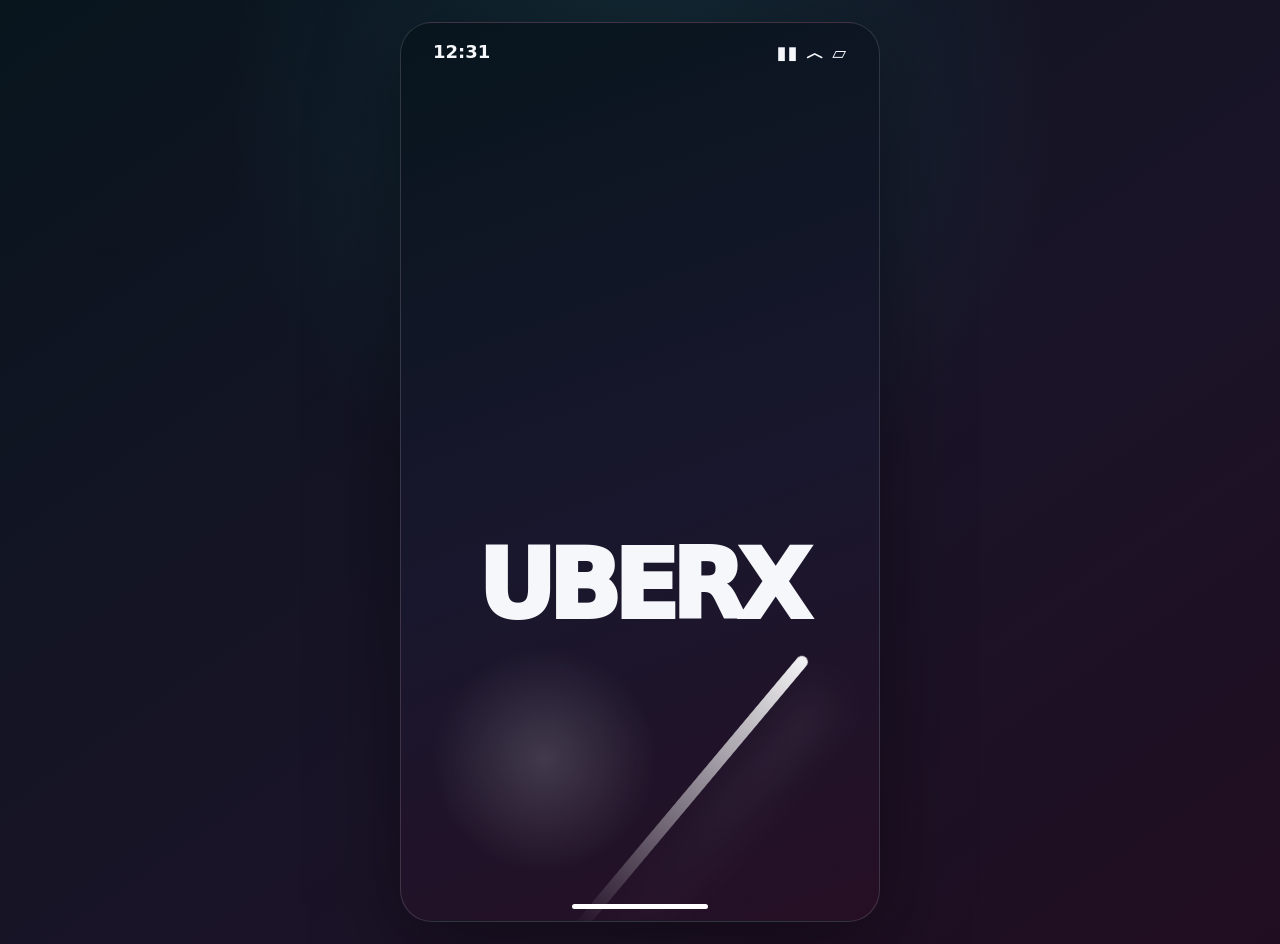
<file: index.html>
<!DOCTYPE html>
<html lang="es">
  <head>
    <meta charset="UTF-8" />
    <meta name="viewport" content="width=device-width, initial-scale=1.0" />
    <title>UberX x SpaceX - Space Rides</title>
    <link rel="stylesheet" href="./css/app.css" />
  </head>
  <body>
    <!-- Pantalla inicial del proyecto. Es un enlace grande para simular el salto de la pantalla de carga al Home -->
    <main class="phone shell splash-screen" aria-label="Pantalla de carga UberX SpaceX">
      <div class="status-bar" aria-hidden="true">
        <span>12:31</span>
        <span class="status-icons">▮▮ ︿ ▱</span>
      </div>

      <a class="splash-link" href="./screens/home.html" aria-label="Entrar a la aplicacion">
        <span class="brand-logo">UBERX</span>
        <span class="orbit-streak"></span>
      </a>

      <div class="home-indicator" aria-hidden="true"></div>
    </main>
  </body>
</html>
</file>
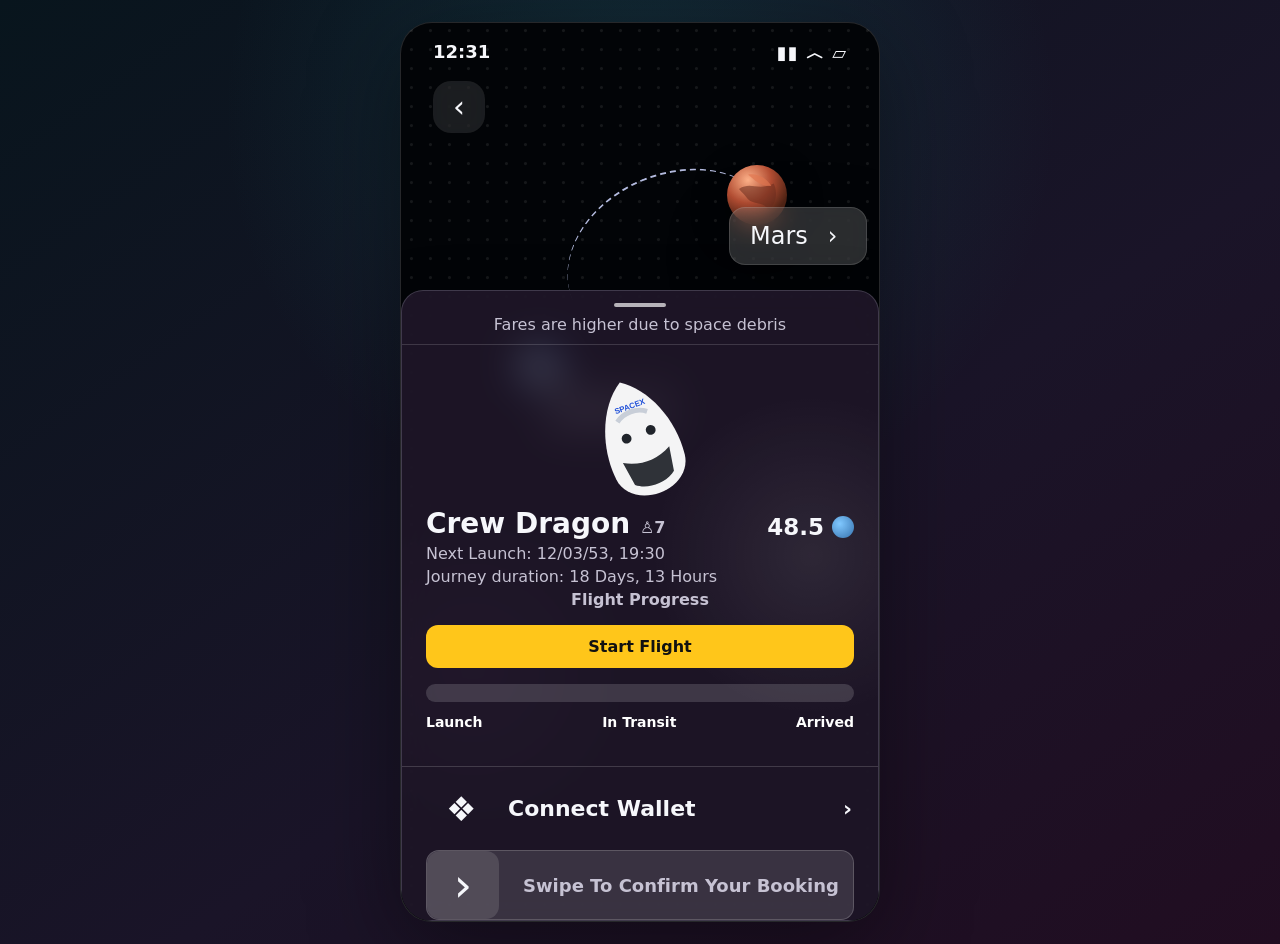
<file: screens/confirm.html>
<!DOCTYPE html>
<html lang="es">
<head>
  <meta charset="UTF-8" />
  <meta name="viewport" content="width=device-width, initial-scale=1.0" />
  <title>Confirm - UberX x SpaceX</title>
  <link rel="stylesheet" href="../css/app.css" />
</head>

<body>

  <!-- Vista de confirmación -->
  <main class="phone shell travel-screen confirm-screen">

    <div class="status-bar over-space" aria-hidden="true">
      <span>12:31</span>
      <span class="status-icons">▮▮ ︿ ▱</span>
    </div>

    <a class="back-button" href="./destination.html" aria-label="Back">‹</a>

    <section class="route-map" aria-label="Ruta Tierra a Marte">

      <span class="dotted-orbit" aria-hidden="true"></span>

      <article class="planet-chip earth-chip">
        <img src="../assets/img/earth.svg" alt="" />
        <a href="./destination.html">
          Earth
          <span aria-hidden="true">›</span>
        </a>
      </article>

      <article class="planet-chip mars-chip">
        <img src="../assets/img/mars.svg" alt="" />
        <a href="./confirm.html">
          Mars
          <span aria-hidden="true">›</span>
        </a>
      </article>

    </section>

    <section class="booking-sheet glass expanded" aria-label="Confirmación del viaje">

      <span class="sheet-handle" aria-hidden="true"></span>

      <p class="fare-note">
        Fares are higher due to space debris
      </p>

      <article class="ship-hero">

        <img src="../assets/img/crew-dragon.svg" alt="Crew Dragon" />

        <div class="ship-hero-row">
          <h1>
            Crew Dragon
            <small>♙7</small>
          </h1>

          <b>
            48.5
            <i aria-hidden="true"></i>
          </b>
        </div>

        <p>Next Launch: 12/03/53, 19:30</p>
        <p>Journey duration: 18 Days, 13 Hours</p>

        <!-- Barra de progreso -->

        <p class="progress-title">
          Flight Progress
        </p>

        <input
          type="checkbox"
          id="flight-progress"
          class="progress-toggle"
        >

        <label for="flight-progress" class="progress-button">
          Start Flight
        </label>

        <div class="progress-container" aria-label="Flight progress">

          <div class="progress-bar">
            <div class="progress-fill"></div>
          </div>

          <div class="progress-status">
            <span>Launch</span>
            <span>In Transit</span>
            <span>Arrived</span>
          </div>

        </div>

      </article>

      <a class="wallet-row" href="./payment-methods.html">
        <span aria-hidden="true">❖</span>
        Connect Wallet
        <strong aria-hidden="true">›</strong>
      </a>

      <label class="swipe-confirm">
        <span aria-hidden="true">›</span>

        <input
          type="range"
          min="0"
          max="100"
          value="100"
          aria-label="Swipe to confirm your booking"
        />

        <a href="./receipt.html">
          Swipe To Confirm Your Booking
        </a>
      </label>

    </section>

  </main>

</body>
</html>
</file>
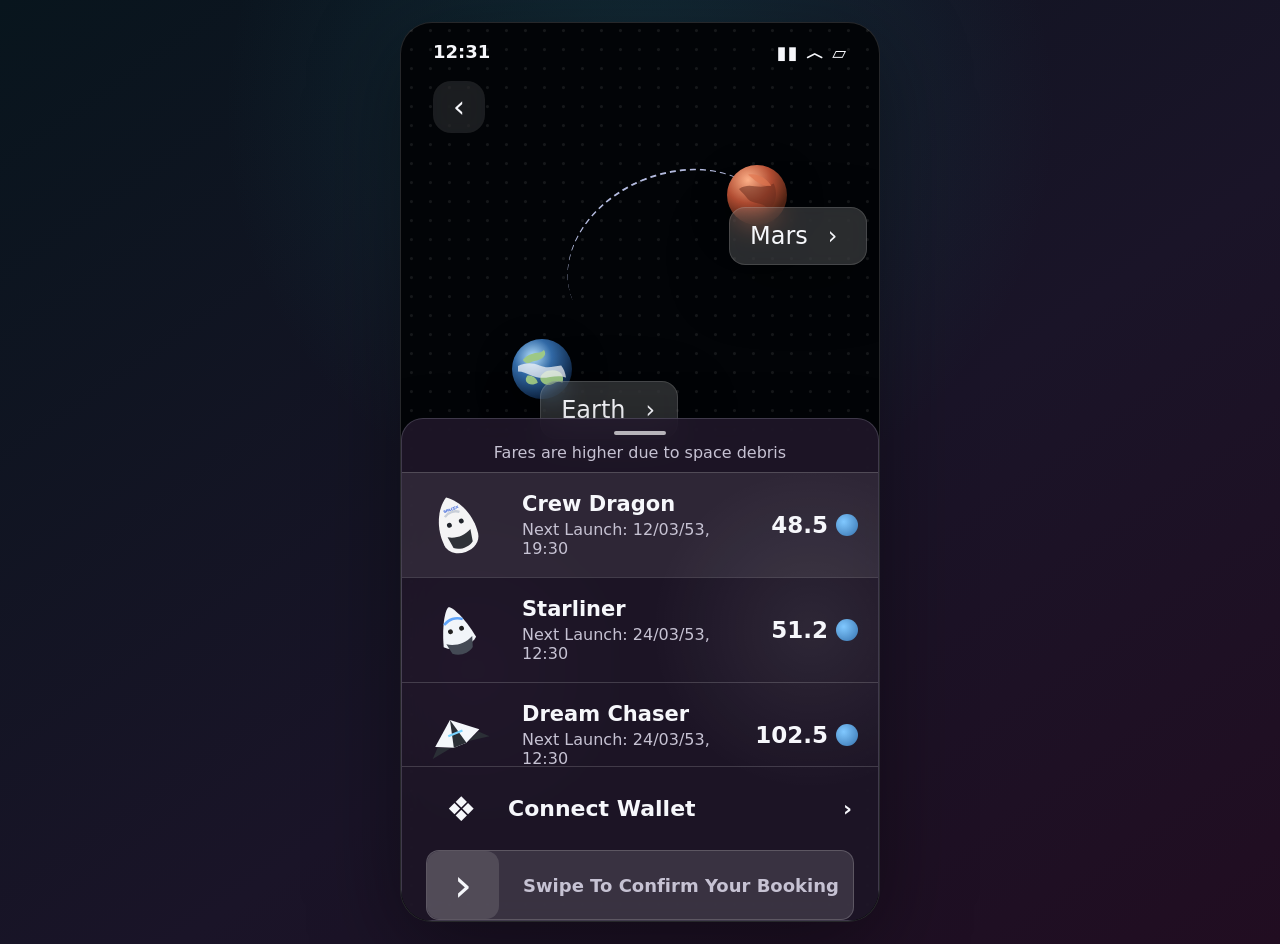
<file: screens/destination.html>
<!DOCTYPE html>
<html lang="es">
  <head>
    <meta charset="UTF-8" />
    <meta name="viewport" content="width=device-width, initial-scale=1.0" />
    <title>Travel - UberX x SpaceX</title>
    <link rel="stylesheet" href="../css/app.css" />
  </head>
  <body>
    <!--
      Pantalla de seleccion del viaje.
      El checkbox #sheet-toggle simula el sheet expandido sin usar JavaScript.-ñ  
    -->
    <main class="phone shell travel-screen">
      <div class="status-bar over-space" aria-hidden="true">
        <span>12:31</span>
        <span class="status-icons">▮▮ ︿ ▱</span>
      </div>

      <a class="back-button" href="./home.html" aria-label="Back">‹</a>

      <section class="route-map" aria-label="Ruta Tierra a Marte">
        <span class="dotted-orbit" aria-hidden="true"></span>
        <article class="planet-chip earth-chip">
          <img src="../assets/img/earth.svg" alt="" />
          <a href="./home.html">Earth <span aria-hidden="true">›</span></a>
        </article>
        <article class="planet-chip mars-chip">
          <img src="../assets/img/mars.svg" alt="" />
          <a href="./confirm.html">Mars <span aria-hidden="true">›</span></a>
        </article>
      </section>

      <input class="sheet-control" type="checkbox" id="sheet-toggle" />

      <section class="booking-sheet glass" aria-label="Opciones de naves">
        <label class="sheet-handle" for="sheet-toggle" aria-label="Expandir lista de naves"></label>
        <p class="fare-note">Fares are higher due to space debris</p>

        <ul class="ship-list">
          <li class="ship-card active">
            <img src="../assets/img/crew-dragon.svg" alt="" />
            <span><strong>Crew Dragon</strong><small>Next Launch: 12/03/53, 19:30</small></span>
            <b>48.5 <i aria-hidden="true"></i></b>
          </li>
          <li class="ship-card">
            <img src="../assets/img/starliner.svg" alt="" />
            <span><strong>Starliner</strong><small>Next Launch: 24/03/53, 12:30</small></span>
            <b>51.2 <i aria-hidden="true"></i></b>
          </li>
          <li class="ship-card">
            <img src="../assets/img/dream-chaser.svg" alt="" />
            <span><strong>Dream Chaser</strong><small>Next Launch: 24/03/53, 12:30</small></span>
            <b>102.5 <i aria-hidden="true"></i></b>
          </li>
        </ul>

        <a class="wallet-row" href="./payment-methods.html">
          <span aria-hidden="true">❖</span>
          Connect Wallet
          <strong aria-hidden="true">›</strong>
        </a>

        <label class="swipe-confirm">
          <span aria-hidden="true">›</span>
          <input type="range" min="0" max="100" value="0" aria-label="Swipe to confirm your booking" />
          <a href="./confirm.html">Swipe To Confirm Your Booking</a>
        </label>
      </section>
    </main>
  </body>
</html>
</file>
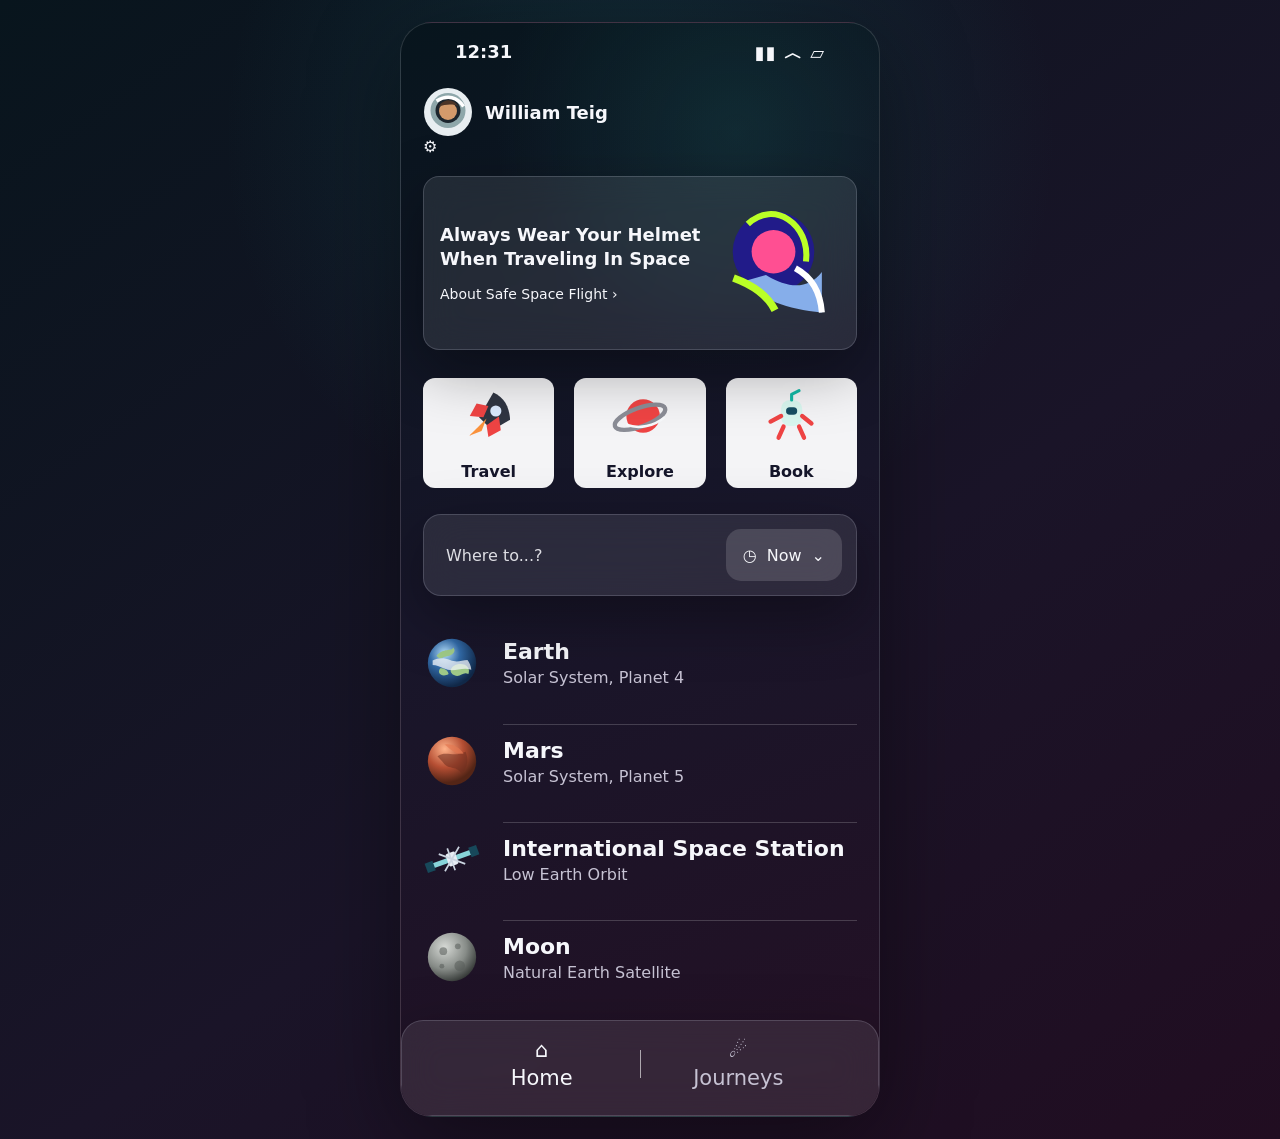
<file: screens/home.html>
<!DOCTYPE html>
<html lang="es">
  <head>
    <meta charset="UTF-8" />
    <meta name="viewport" content="width=device-width, initial-scale=1.0" />
    <title>Home - UberX x SpaceX</title>
    <link rel="stylesheet" href="../css/app.css" />
  </head>
  <body>
    <!--
      Home de la aplicacion.
      Los botones funcionan como enlaces de maqueta hacia otras pantallas.
    -->
    <main class="phone shell home-screen">
      <div class="status-bar" aria-hidden="true">
        <span>12:31</span>
        <span class="status-icons">▮▮ ︿ ▱</span>
      </div>

      <div class="home-topbar">
        <a class="user-header" href="./destination.html" aria-label="Ir a seleccionar destino">
          <img class="avatar" src="../assets/img/astronaut.svg" alt="" />
          <h1>William Teig</h1>
        </a>
        <!--
          --------------CAMBIO DEL EXAMEN-----------------------------
        -->
        <a class="settings-shortcut" href="./settings.html" aria-label="Abrir preferencias">⚙</a>
        <!--
          ------------------------------------------------------------
        -->
      </div>

      <section class="safety-card glass" aria-label="Consejo de seguridad">
        <div>
          <h2>Always Wear Your Helmet When Traveling In Space</h2>
          <a href="./destination.html">About Safe Space Flight <span aria-hidden="true">›</span></a>
        </div>
        <img src="../assets/img/space-guide.svg" alt="" />
      </section>

      <nav class="quick-actions" aria-label="Acciones rapidas">
        <a href="./destination.html">
          <img src="../assets/icons/rocket.svg" alt="" />
          <span>Travel</span>
        </a>
        <a href="./destination.html">
          <img src="../assets/icons/planet-ring.svg" alt="" />
          <span>Explore</span>
        </a>
        <a href="./destination.html">
          <img src="../assets/icons/robot.svg" alt="" />
          <span>Book</span>
        </a>
      </nav>

      <form class="search-card glass" role="search">
        <label class="visually-hidden" for="destination-search">Buscar destino</label>
        <input id="destination-search" type="search" placeholder="Where to...?" />
        <button type="button" aria-label="Hora del viaje">
          <span aria-hidden="true">◷</span>
          Now
          <span aria-hidden="true">⌄</span>
        </button>
      </form>

      <section class="destination-list" aria-label="Destinos populares">
        <a class="destination-row" href="./destination.html">
          <img src="../assets/img/earth.svg" alt="" />
          <span><strong>Earth</strong><small>Solar System, Planet 4</small></span>
        </a>
        <a class="destination-row" href="./destination.html">
          <img src="../assets/img/mars.svg" alt="" />
          <span><strong>Mars</strong><small>Solar System, Planet 5</small></span>
        </a>
        <a class="destination-row" href="./destination.html">
          <img src="../assets/img/space-station.svg" alt="" />
          <span><strong>International Space Station</strong><small>Low Earth Orbit</small></span>
        </a>
        <a class="destination-row" href="./destination.html">
          <img src="../assets/img/moon.svg" alt="" />
          <span><strong>Moon</strong><small>Natural Earth Satellite</small></span>
        </a>
      </section>

      <nav class="bottom-nav glass" aria-label="Navegacion inferior">
        <a aria-current="page" href="./home.html"><span aria-hidden="true">⌂</span>Home</a>
        <span class="nav-divider" aria-hidden="true"></span>
        <a href="./destination.html"><span aria-hidden="true">☄</span>Journeys</a>
      </nav>
    </main>
  </body>
</html>
</file>
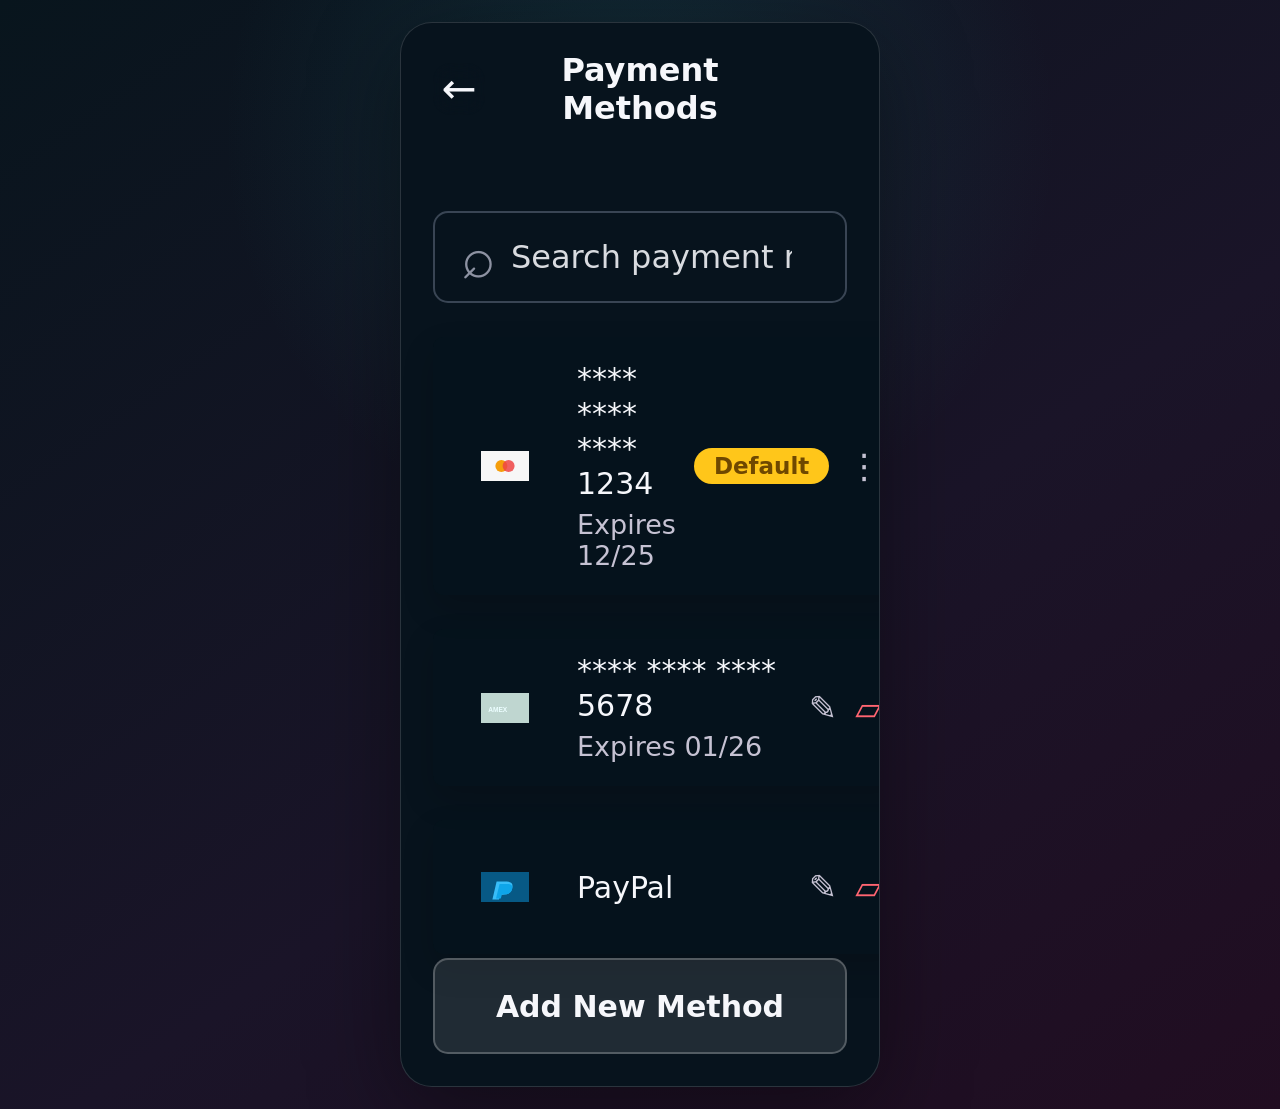
<file: screens/payment-methods.html>
<!DOCTYPE html>
<html lang="es">
  <head>
    <meta charset="UTF-8" />
    <meta name="viewport" content="width=device-width, initial-scale=1.0" />
    <title>Payment Methods - UberX x SpaceX</title>
    <link rel="stylesheet" href="../css/app.css" />
  </head>
  <body>
    <!--
      Pantalla de metodos de pago.
      Los iconos son decorativos y cada fila se marca como button para simular acciones.
    -->
    <main class="phone shell payments-screen">
      <header class="page-header">
        <a href="./destination.html" aria-label="Back">←</a>
        <h1>Payment Methods</h1>
      </header>

      <form class="payment-search" role="search">
        <label class="visually-hidden" for="payment-search-input">Buscar metodo de pago</label>
        <span aria-hidden="true">⌕</span>
        <input id="payment-search-input" type="search" placeholder="Search payment methods" />
      </form>

      <section class="payment-list" aria-label="Metodos guardados">
        <button class="payment-card" type="button">
          <img src="../assets/icons/mastercard.svg" alt="" />
          <span><strong>**** **** **** 1234</strong><small>Expires 12/25</small></span>
          <b>Default</b>
          <i aria-hidden="true">⋮</i>
        </button>

        <button class="payment-card" type="button">
          <img src="../assets/icons/amex.svg" alt="" />
          <span><strong>**** **** **** 5678</strong><small>Expires 01/26</small></span>
          <i class="edit" aria-hidden="true">✎</i>
          <i class="delete" aria-hidden="true">▱</i>
        </button>

        <button class="payment-card" type="button">
          <img src="../assets/icons/paypal.svg" alt="" />
          <span><strong>PayPal</strong></span>
          <i class="edit" aria-hidden="true">✎</i>
          <i class="delete" aria-hidden="true">▱</i>
        </button>
      </section>

      <a class="add-method" href="./receipt.html">Add New Method</a>
    </main>
  </body>
</html>
</file>
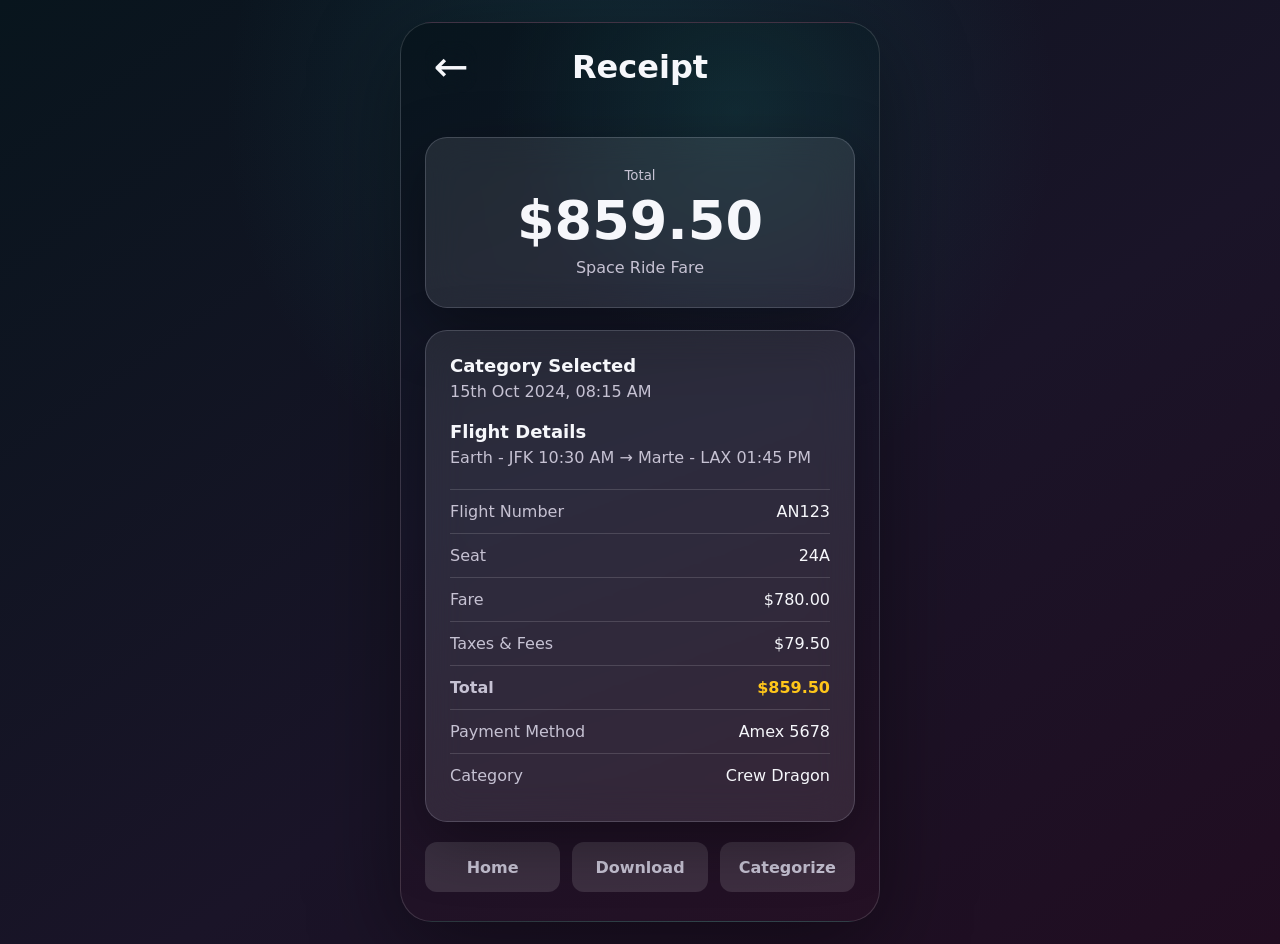
<file: screens/receipt.html>
<!DOCTYPE html>
<html lang="es">
  <head>
    <meta charset="UTF-8" />
    <meta name="viewport" content="width=device-width, initial-scale=1.0" />
    <title>Receipt - UberX x SpaceX</title>
    <link rel="stylesheet" href="../css/app.css" />
  </head>
  <body>
    <!--
      Recibo final del viaje.
      Mantiene los mismos tokens visuales para que el flujo se sienta consistente.
    -->
    <main class="phone shell receipt-screen">
      <header class="page-header compact">
        <a href="./confirm.html" aria-label="Back">←</a>
        <h1>Receipt</h1>
      </header>

      <section class="receipt-total glass">
        <small>Total</small>
        <strong>$859.50</strong>
        <span>Space Ride Fare</span>
      </section>

      <section class="receipt-card glass">
        <h2>Category Selected</h2>
        <p>15th Oct 2024, 08:15 AM</p>

        <h2>Flight Details</h2>
        <p>Earth - JFK 10:30 AM → Marte - LAX 01:45 PM</p>

        <dl>
          <div><dt>Flight Number</dt><dd>AN123</dd></div>
          <div><dt>Seat</dt><dd>24A</dd></div>
          <div><dt>Fare</dt><dd>$780.00</dd></div>
          <div><dt>Taxes & Fees</dt><dd>$79.50</dd></div>
          <div class="total-line"><dt>Total</dt><dd>$859.50</dd></div>
          <div><dt>Payment Method</dt><dd>Amex 5678</dd></div>
          <div><dt>Category</dt><dd>Crew Dragon</dd></div>
        </dl>
      </section>

      <footer class="receipt-actions">
        <a href="./home.html">Home</a>
        <a href="./receipt.html">Download</a>
        <a href="./payment-methods.html">Categorize</a>
      </footer>
    </main>
  </body>
</html>
</file>
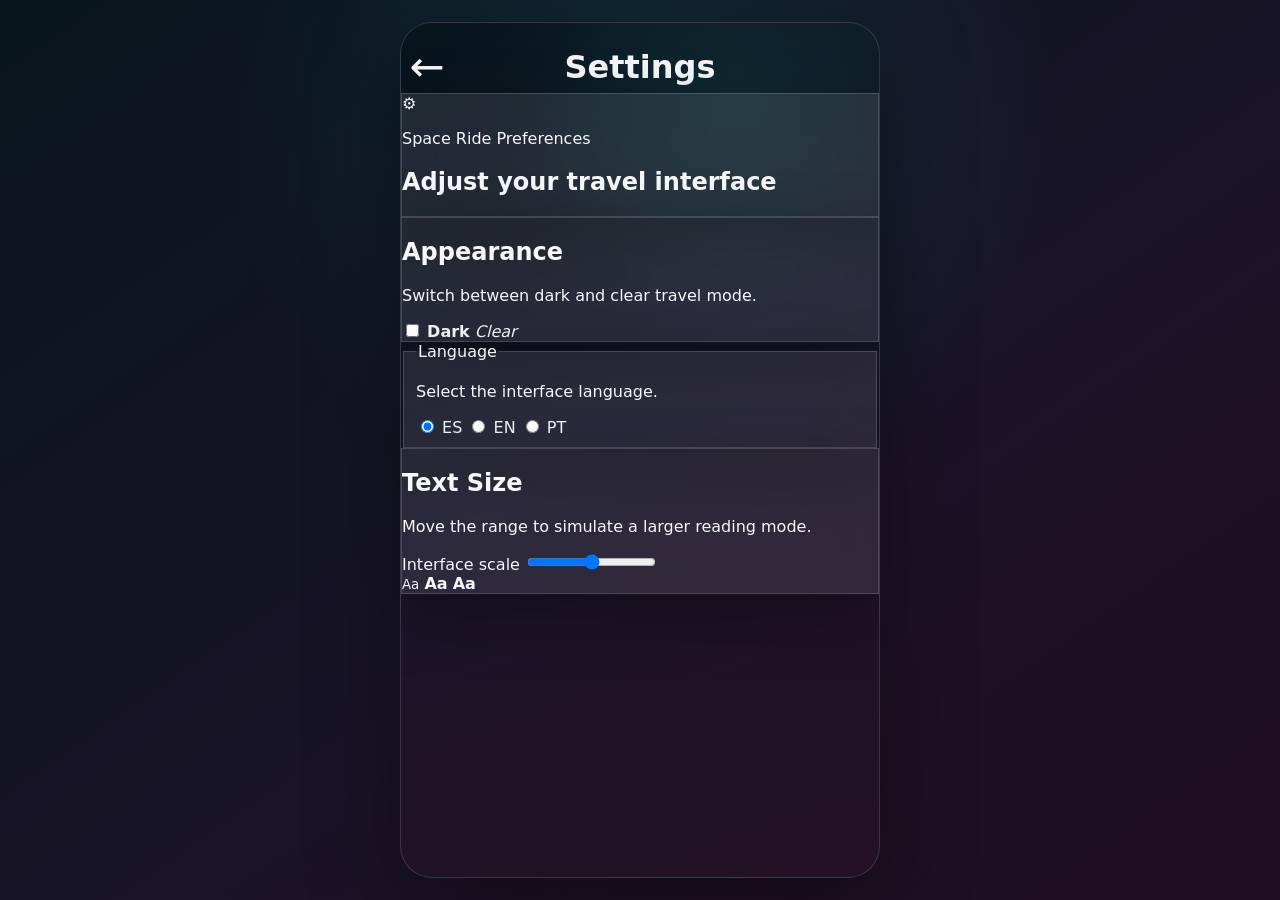
<file: screens/settings.html>
<!DOCTYPE html>
<html lang="es">
  <head>
    <meta charset="UTF-8" />
    <meta name="viewport" content="width=device-width, initial-scale=1.0" />
    <title>Settings - UberX x SpaceX</title>
    <link rel="stylesheet" href="../css/app.css" />
  </head>
  <body>
    <!--
      Pantalla de preferencias del usuario.
      Los controles son simulados con HTML y CSS.
    -->
    <main class="phone shell settings-screen">
      <header class="page-header compact">
        <a href="./home.html" aria-label="Back">←</a>
        <h1>Settings</h1>
      </header>

      <section class="settings-hero glass" aria-label="Preferencias del usuario">
        <span aria-hidden="true">⚙</span>
        <div>
          <p>Space Ride Preferences</p>
          <h2>Adjust your travel interface</h2>
        </div>
      </section>

      <form class="settings-form" aria-label="User settings">
        <section class="setting-card glass">
          <div class="setting-copy">
            <h2>Appearance</h2>
            <p>Switch between dark and clear travel mode.</p>
          </div>

          <label class="theme-switch" for="theme-mode">
            <input id="theme-mode" type="checkbox" />
            <span aria-hidden="true"></span>
            <strong>Dark</strong>
            <em>Clear</em>
          </label>
        </section>

        <fieldset class="setting-card glass language-card">
          <legend>Language</legend>
          <p>Select the interface language.</p>

          <div class="language-options">
            <label>
              <input type="radio" name="language" checked />
              <span>ES</span>
            </label>
            <label>
              <input type="radio" name="language" />
              <span>EN</span>
            </label>
            <label>
              <input type="radio" name="language" />
              <span>PT</span>
            </label>
          </div>
        </fieldset>

        <section class="setting-card glass text-size-card">
          <div class="setting-copy">
            <h2>Text Size</h2>
            <p>Move the range to simulate a larger reading mode.</p>
          </div>

          <label for="text-size">Interface scale</label>
          <input id="text-size" type="range" min="1" max="3" value="2" />

          <div class="text-preview" aria-hidden="true">
            <small>Aa</small>
            <strong>Aa</strong>
            <b>Aa</b>
          </div>
        </section>
      </form>
    </main>
  </body>
</html>
</file>
<file: css/app.css>
/* Variables generales del proyecto para repetir colores, radios y sombras con consistencia. */
:root {
  --bg: #07131d;
  --panel: rgba(34, 31, 47, 0.78);
  --panel-strong: rgba(48, 45, 61, 0.9);
  --glass: rgba(255, 255, 255, 0.09);
  --stroke: rgba(221, 226, 244, 0.18);
  --text: #f6f7fb;
  --text-2: #c6c2d3;
  --muted: #8d92a2;
  --accent: #ffc61a;
  --danger: #ff6571;
  --coin: #5aa4df;
  --radius-xl: 22px;
  --radius-lg: 16px;
  --blur: 18px;
  --shadow: 0 20px 60px rgba(0, 0, 0, 0.35);
  font-family: Inter, ui-sans-serif, system-ui, -apple-system, BlinkMacSystemFont, "Segoe UI", sans-serif;
}

/* Reset pequeno para que los navegadores arranquen desde una base parecida. */
* {
  box-sizing: border-box;
}

html {
  min-height: 100%;
  background: #10141c;
}
  
body {
  min-height: 100vh;
  margin: 0;
  color: var(--text);
  background:
    radial-gradient(circle at 50% 12%, rgba(26, 124, 128, 0.24), transparent 26rem),
    linear-gradient(145deg, #08151d 0%, #1a1428 58%, #210d21 100%);
}

a {
  color: inherit;
  text-decoration: none;
}

button,
input {
  font: inherit;
}

button {
  color: inherit;
}

img {
  display: block;
  max-width: 100%;
}

/* Contenedor que imita la proporcion de una app movil y se centra en pantallas grandes. */
.phone {
  position: relative;
  width: min(100vw, 480px);
  min-height: 100vh;
  margin: 0 auto;
  overflow: hidden;
}

@media (min-width: 720px) {
  body {
    padding: 22px;
  }

  .phone {
    min-height: calc(100vh - 44px);
    border: 1px solid rgba(255, 255, 255, 0.14);
    border-radius: 32px;
    box-shadow: 0 24px 90px rgba(0, 0, 0, 0.4);
  }
}

.shell {
  background:
    radial-gradient(circle at 70% 10%, rgba(32, 137, 128, 0.18), transparent 15rem),
    linear-gradient(160deg, #07151d 0%, #18162a 48%, #241024 100%);
}

.glass {
  border: 1px solid var(--stroke);
  background: var(--glass);
  backdrop-filter: blur(var(--blur));
  box-shadow: var(--shadow);
}

.visually-hidden {
  position: absolute;
  width: 1px;
  height: 1px;
  overflow: hidden;
  clip: rect(0 0 0 0);
  white-space: nowrap;
}

.status-bar {
  position: relative;
  z-index: 4;
  display: flex;
  justify-content: space-between;
  padding: 18px 32px 0;
  font-size: 18px;
  font-weight: 800;
}

.status-icons {
  letter-spacing: 1px;
}

.home-indicator {
  position: absolute;
  right: 50%;
  bottom: 12px;
  z-index: 5;
  width: 136px;
  height: 5px;
  border-radius: 999px;
  background: #fff;
  transform: translateX(50%);
}

/* Splash */
.splash-screen {
  display: grid;
  min-height: 100vh;
  background:
    radial-gradient(circle at 30% 82%, rgba(255, 255, 255, 0.16), transparent 7rem),
    linear-gradient(160deg, #07151d 0%, #19172d 55%, #260f25 100%);
}

.splash-link {
  position: relative;
  display: grid;
  place-items: center;
  min-height: 74vh;
  isolation: isolate;
}

.brand-logo {
  z-index: 2;
  margin-top: 10vh;
  font-size: clamp(4rem, 17vw, 6rem);
  font-weight: 950;
  letter-spacing: -0.08em;
}

.orbit-streak {
  position: absolute;
  right: 10px;
  bottom: 16%;
  width: 74%;
  height: 12px;
  border-radius: 999px;
  background: linear-gradient(90deg, transparent, rgba(255, 255, 255, 0.95));
  filter: drop-shadow(-20px 40px 20px rgba(255, 255, 255, 0.22));
  transform: rotate(-50deg);
}

/* Home */
.home-screen {
  padding: 0 22px 110px;
}

.user-header {
  display: flex;
  align-items: center;
  gap: 12px;
  padding-top: 22px;
}

.avatar {
  width: 50px;
  height: 50px;
  border-radius: 50%;
}

.user-header h1 {
  margin: 0;
  font-size: 18px;
}

.safety-card {
  display: grid;
  grid-template-columns: 1fr 136px;
  align-items: center;
  min-height: 174px;
  margin-top: 20px;
  padding: 16px;
  border-radius: var(--radius-lg);
}

.safety-card h2 {
  margin: 0 0 14px;
  font-size: 18px;
  line-height: 1.28;
}

.safety-card a {
  color: var(--text);
  font-size: 14px;
}

.quick-actions {
  display: grid;
  grid-template-columns: repeat(3, 1fr);
  gap: 20px;
  margin-top: 28px;
}

.quick-actions a {
  display: grid;
  place-items: center;
  min-height: 110px;
  border-radius: 12px;
  color: #15162a;
  background: #f4f4f6;
  font-weight: 900;
  transition: transform 180ms ease, box-shadow 180ms ease;
}

.quick-actions a:hover,
.quick-actions a:focus-visible {
  transform: translateY(-3px);
  box-shadow: 0 16px 30px rgba(0, 0, 0, 0.28);
  outline: none;
}

.quick-actions img {
  width: 62px;
  height: 62px;
}

.search-card {
  display: grid;
  grid-template-columns: 1fr auto;
  gap: 12px;
  align-items: center;
  margin-top: 26px;
  padding: 14px 14px 14px 20px;
  border-radius: 18px;
}

.search-card input,
.payment-search input {
  width: 100%;
  border: 0;
  color: var(--text);
  background: transparent;
  outline: 0;
}

.search-card input::placeholder,
.payment-search input::placeholder {
  color: var(--text);
  opacity: 0.88;
}

.search-card button {
  display: inline-flex;
  gap: 10px;
  align-items: center;
  min-height: 52px;
  padding: 0 17px;
  border: 0;
  border-radius: 15px;
  background: rgba(255, 255, 255, 0.14);
}

.destination-list {
  margin-top: 18px;
}

.destination-row {
  display: grid;
  grid-template-columns: 64px 1fr;
  gap: 16px;
  align-items: center;
  padding: 12px 0;
}

.destination-row + .destination-row span {
  border-top: 1px solid rgba(255, 255, 255, 0.18);
}

.destination-row img {
  width: 58px;
  height: 58px;
}

.destination-row span {
  display: grid;
  gap: 4px;
  min-height: 74px;
  align-content: center;
}

.destination-row strong {
  font-size: 22px;
}

.destination-row small {
  color: var(--text-2);
  font-size: 16px;
}

.bottom-nav {
  position: absolute;
  right: 0;
  bottom: 0;
  left: 0;
  display: grid;
  grid-template-columns: 1fr 1px 1fr;
  align-items: center;
  min-height: 96px;
  padding: 12px 42px 20px;
  border-radius: var(--radius-xl) var(--radius-xl) 0 0;
}

.bottom-nav a {
  display: grid;
  gap: 4px;
  justify-items: center;
  color: var(--text-2);
  font-size: 21px;
}

.bottom-nav [aria-current="page"] {
  color: var(--text);
}

.nav-divider {
  width: 1px;
  height: 28px;
  background: rgba(255, 255, 255, 0.6);
}

/* Travel y confirmacion */
.travel-screen {
  min-height: 100vh;
  background:
    radial-gradient(circle at 55% 40%, rgba(255, 255, 255, 0.08) 0 1px, transparent 2px),
    radial-gradient(circle at 15% 72%, rgba(137, 85, 156, 0.18), transparent 10rem),
    #020407;
  background-size: 19px 19px, auto, auto;
}

.over-space {
  position: absolute;
  right: 0;
  left: 0;
}

.back-button,
.page-header a {
  display: grid;
  place-items: center;
  width: 52px;
  height: 52px;
  border-radius: 18px;
  background: rgba(255, 255, 255, 0.1);
  backdrop-filter: blur(12px);
  font-size: 30px;
  line-height: 1;
}

.back-button {
  position: absolute;
  top: 58px;
  left: 32px;
  z-index: 4;
}

.route-map {
  position: relative;
  min-height: 510px;
  padding-top: 114px;
}

.dotted-orbit {
  position: absolute;
  top: 150px;
  left: 34%;
  width: 220px;
  height: 170px;
  border-top: 2px dashed rgba(199, 207, 245, 0.9);
  border-radius: 50%;
  transform: rotate(-23deg);
}

.planet-chip {
  position: absolute;
}

.planet-chip img {
  width: 72px;
  height: 72px;
  filter: drop-shadow(0 12px 18px rgba(0, 0, 0, 0.42));
}

.planet-chip a {
  position: absolute;
  display: inline-flex;
  gap: 20px;
  align-items: center;
  min-width: 138px;
  padding: 14px 20px;
  border: 1px solid rgba(255, 255, 255, 0.13);
  border-radius: 16px;
  background: rgba(255, 255, 255, 0.16);
  backdrop-filter: blur(12px);
  box-shadow: var(--shadow);
  font-size: 24px;
}

.earth-chip {
  top: 310px;
  left: 22%;
}

.earth-chip a {
  top: 48px;
  left: 34px;
}

.mars-chip {
  top: 136px;
  right: 18%;
}

.mars-chip a {
  top: 48px;
  left: 8px;
}

.sheet-control {
  position: absolute;
  opacity: 0;
  pointer-events: none;
}

.booking-sheet {
  position: absolute;
  right: 0;
  bottom: 0;
  left: 0;
  min-height: 376px;
  border-radius: var(--radius-xl) var(--radius-xl) 0 0;
  background:
    radial-gradient(circle at 86% 42%, rgba(255, 255, 255, 0.08), transparent 10rem),
    rgba(35, 25, 45, 0.82);
  transition: min-height 240ms ease;
}

.sheet-control:checked + .booking-sheet,
.booking-sheet.expanded {
  min-height: 540px;
}

.sheet-handle {
  display: block;
  width: 52px;
  height: 4px;
  margin: 12px auto 8px;
  border-radius: 99px;
  background: rgba(255, 255, 255, 0.68);
  cursor: pointer;
}

.fare-note {
  margin: 0 0 10px;
  color: var(--text-2);
  text-align: center;
}

.ship-list {
  max-height: 294px;
  margin: 0;
  padding: 0;
  overflow: hidden;
  list-style: none;
}

.sheet-control:checked + .booking-sheet .ship-list {
  max-height: 390px;
}

.ship-card {
  display: grid;
  grid-template-columns: 76px 1fr auto;
  gap: 24px;
  align-items: center;
  min-height: 98px;
  padding: 18px 20px;
  border-top: 1px solid rgba(255, 255, 255, 0.17);
}

.ship-card.active {
  background: rgba(255, 255, 255, 0.08);
}

.ship-card img {
  width: 68px;
  height: 68px;
}

.ship-card span,
.ship-hero-row {
  min-width: 0;
}

.ship-card strong {
  display: block;
  font-size: 21px;
}

.ship-card small {
  display: block;
  margin-top: 4px;
  color: var(--text-2);
  font-size: 16px;
}

.ship-card b,
.ship-hero b {
  display: inline-flex;
  gap: 8px;
  align-items: center;
  font-size: 23px;
}

.ship-card i,
.ship-hero i {
  width: 22px;
  height: 22px;
  border-radius: 50%;
  background: radial-gradient(circle at 35% 35%, #80c8ff, #3672ae);
}

.wallet-row {
  display: grid;
  grid-template-columns: 54px 1fr auto;
  gap: 8px;
  align-items: center;
  min-height: 84px;
  padding: 0 26px 0 44px;
  border-top: 1px solid rgba(255, 255, 255, 0.16);
  font-size: 22px;
  font-weight: 750;
}

.wallet-row > span {
  font-size: 34px;
}

.swipe-confirm {
  position: relative;
  display: grid;
  align-items: center;
  min-height: 70px;
  margin: 0 24px;
  border: 1px solid rgba(255, 255, 255, 0.18);
  border-radius: 13px;
  background: rgba(255, 255, 255, 0.13);
  overflow: hidden;
}

.swipe-confirm > span {
  position: absolute;
  z-index: 3;
  display: grid;
  place-items: center;
  width: 72px;
  height: 100%;
  border-radius: 13px;
  background: rgba(255, 255, 255, 0.12);
  font-size: 46px;
}

.swipe-confirm input {
  position: absolute;
  inset: 0;
  width: 100%;
  opacity: 0;
  cursor: pointer;
}

.swipe-confirm a {
  padding-left: 96px;
  color: var(--text-2);
  font-size: 18px;
  font-weight: 750;
}

.ship-hero {
  display: grid;
  padding: 24px 24px 16px;
  border-top: 1px solid rgba(255, 255, 255, 0.15);
}

.ship-hero > img {
  width: 138px;
  height: 138px;
  justify-self: center;
}

.ship-hero-row {
  display: flex;
  align-items: end;
  justify-content: space-between;
}

.ship-hero h1 {
  margin: 0;
  font-size: 28px;
}

.ship-hero h1 small {
  color: var(--text-2);
  font-size: 16px;
}

.ship-hero p {
  margin: 4px 0 0;
  color: var(--text-2);
  font-size: 16px;
}

/* Pagos */
.payments-screen {
  min-height: 100vh;
  padding: 28px 32px 132px;
  background: var(--bg);
}

.page-header {
  display: grid;
  grid-template-columns: 54px 1fr 54px;
  align-items: center;
}

.page-header a {
  background: transparent;
  font-size: 42px;
}

.page-header h1 {
  margin: 0;
  text-align: center;
  font-size: 32px;
}

.page-header.compact {
  grid-template-columns: 48px 1fr 48px;
  padding-top: 18px;
}

.payment-search {
  display: grid;
  grid-template-columns: 48px 1fr;
  align-items: center;
  min-height: 92px;
  margin-top: 84px;
  padding: 0 26px;
  border: 2px solid rgba(147, 159, 181, 0.36);
  border-radius: 15px;
}

.payment-search span {
  color: var(--muted);
  font-size: 58px;
  line-height: 0;
}

.payment-search input {
  font-size: 32px;
}

.payment-list {
  display: grid;
  gap: 34px;
  margin-top: 34px;
}

.payment-card {
  display: grid;
  grid-template-columns: 78px 1fr auto auto;
  gap: 18px;
  align-items: center;
  min-height: 134px;
  padding: 24px 34px 24px 48px;
  border: 0;
  border-radius: 10px;
  background: rgba(4, 18, 27, 0.46);
  text-align: left;
  box-shadow: 0 14px 32px rgba(0, 0, 0, 0.16);
  cursor: pointer;
}

.payment-card:focus-visible {
  outline: 2px solid var(--accent);
  outline-offset: 4px;
}

.payment-card img {
  width: 48px;
  height: 48px;
}

.payment-card span {
  display: grid;
  gap: 8px;
}

.payment-card strong {
  font-size: 30px;
  font-weight: 500;
}

.payment-card small {
  color: var(--text-2);
  font-size: 27px;
}

.payment-card b {
  padding: 5px 20px;
  border-radius: 999px;
  color: #6f4800;
  background: var(--accent);
  font-size: 23px;
}

.payment-card i {
  color: var(--text-2);
  font-size: 34px;
  font-style: normal;
}

.payment-card .delete {
  color: var(--danger);
}

.add-method {
  position: absolute;
  right: 32px;
  bottom: 32px;
  left: 32px;
  display: grid;
  place-items: center;
  min-height: 96px;
  border: 2px solid rgba(255, 255, 255, 0.23);
  border-radius: 15px;
  background: rgba(255, 255, 255, 0.1);
  font-size: 30px;
  font-weight: 850;
}

/* Recibo */
.receipt-screen {
  min-height: 100vh;
  padding: 0 24px 28px;
}

.receipt-total {
  display: grid;
  justify-items: center;
  gap: 6px;
  margin-top: 44px;
  padding: 30px 18px;
  border-radius: var(--radius-xl);
}

.receipt-total small,
.receipt-total span {
  color: var(--text-2);
}

.receipt-total strong {
  font-size: 54px;
}

.receipt-card {
  margin-top: 22px;
  padding: 24px;
  border-radius: var(--radius-xl);
}

.receipt-card h2 {
  margin: 20px 0 6px;
  color: var(--text);
  font-size: 18px;
}

.receipt-card h2:first-child {
  margin-top: 0;
}

.receipt-card p {
  margin: 0;
  color: var(--text-2);
}

.receipt-card dl {
  margin: 22px 0 0;
}

.receipt-card div {
  display: flex;
  justify-content: space-between;
  gap: 14px;
  padding: 12px 0;
  border-top: 1px solid rgba(255, 255, 255, 0.14);
}

.receipt-card dt {
  color: var(--text-2);
}

.receipt-card dd {
  margin: 0;
  text-align: right;
}

.total-line {
  color: var(--accent);
  font-weight: 900;
}

.receipt-actions {
  display: grid;
  grid-template-columns: repeat(3, 1fr);
  gap: 12px;
  margin-top: 20px;
}

.receipt-actions a {
  display: grid;
  place-items: center;
  min-height: 50px;
  border-radius: 12px;
  background: rgba(255, 255, 255, 0.12);
  color: var(--text-2);
  font-weight: 800;
}

/* Ajustes responsivos para que los textos no se salgan en pantallas pequenas. */
@media (max-width: 420px) {
  .home-screen {
    padding-inline: 16px;
  }

  .safety-card {
    grid-template-columns: 1fr 112px;
  }

  .quick-actions {
    gap: 12px;
  }

  .payment-card {
    grid-template-columns: 48px 1fr auto;
    padding: 20px 18px;
  }

  .payment-card strong,
  .payment-search input,
  .page-header h1 {
    font-size: 24px;
  }

  .payment-card small {
    font-size: 20px;
  }

  .payment-card b {
    font-size: 18px;
  }

  .payment-card i:first-of-type {
    display: none;
  }

  .ship-card {
    grid-template-columns: 58px 1fr auto;
    gap: 12px;
    padding-inline: 16px;
  }

  .ship-card strong,
  .wallet-row,
  .destination-row strong {
    font-size: 19px;
  }
}

.progress-title{
    margin:24px 0 15px;
    text-align:center;
    font-size:18px;
    font-weight:700;
    color:#fff;
}
.progress-toggle{
    display:none;
}

.progress-button{
    display:block;
    width:100%;
    margin:16px 0;
    padding:12px;
    background:#ffc61a;
    color:#111;
    text-align:center;
    border-radius:12px;
    font-weight:700;
    cursor:pointer;
    transition:.3s;
}

.progress-button:hover{
    background:#ffd84d;
}

.progress-container{
    width:100%;
    margin-bottom:20px;
}

.progress-bar{
    width:100%;
    height:18px;
    background:rgba(255,255,255,.15);
    border-radius:999px;
    overflow:hidden;
}

.progress-fill{
    width:0%;
    height:100%;
    background:linear-gradient(90deg,#00bfff,#00ff99);
}

.progress-status{
    display:flex;
    justify-content:space-between;
    margin-top:12px;
    font-size:14px;
    font-weight:bold;
    color:#ffffff;
}

.progress-toggle:checked + .progress-button + .progress-container .progress-fill{
    animation:flight 5s forwards;
}

.progress-toggle:checked + .progress-button + .progress-container .progress-status span:nth-child(1){
    color:#00ff99;
}

.progress-toggle:checked + .progress-button + .progress-container .progress-status span:nth-child(2){
    animation:middle 5s forwards;
}

.progress-toggle:checked + .progress-button + .progress-container .progress-status span:nth-child(3){
    animation:end 5s forwards;
}

@keyframes flight{

    0%{
        width:0%;
    }

    50%{
        width:50%;
    }

    100%{
        width:100%;
    }

}

@keyframes middle{

    0%{
        color:#ffffff;
    }

    40%{
        color:#ffffff;
    }

    50%{
        color:#00ff99;
    }

    100%{
        color:#00ff99;
    }

}

@keyframes end{

    0%{
        color:#ffffff;
    }

    90%{
        color:#ffffff;
    }

    100%{
        color:#00ff99;
    }

}
</file>
